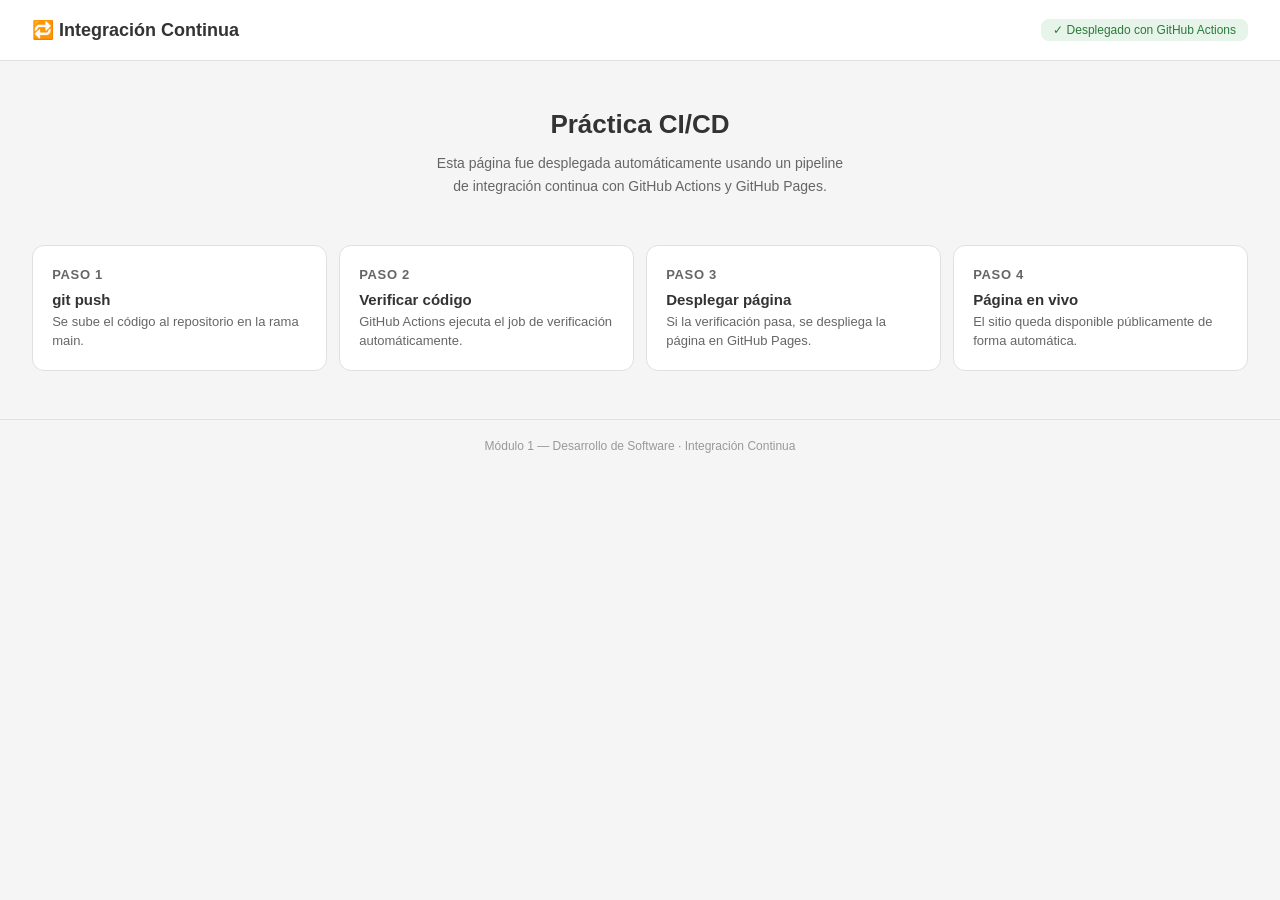
<file: index.html>
<!DOCTYPE html>
<html lang="es">
<head>
  <meta charset="UTF-8">
  <meta name="viewport" content="width=device-width, initial-scale=1.0">
  <title>Integración Continua</title>
  <link rel="stylesheet" href="style.css">
</head>
<body>

  <header>
    <h1>🔁 Integración Continua</h1>
    <span class="badge">✓ Desplegado con GitHub Actions</span>
  </header>

  <div class="hero">
    <h2>Práctica CI/CD</h2>
    <p>Esta página fue desplegada automáticamente usando un pipeline de integración continua con GitHub Actions y GitHub Pages.</p>
  </div>

  <div class="steps">
    <div class="step">
      <p class="num">Paso 1</p>
      <h3>git push</h3>
      <p>Se sube el código al repositorio en la rama main.</p>
    </div>
    <div class="step">
      <p class="num">Paso 2</p>
      <h3>Verificar código</h3>
      <p>GitHub Actions ejecuta el job de verificación automáticamente.</p>
    </div>
    <div class="step">
      <p class="num">Paso 3</p>
      <h3>Desplegar página</h3>
      <p>Si la verificación pasa, se despliega la página en GitHub Pages.</p>
    </div>
    <div class="step">
      <p class="num">Paso 4</p>
      <h3>Página en vivo</h3>
      <p>El sitio queda disponible públicamente de forma automática.</p>
    </div>
  </div>

  <footer>
    <p>Módulo 1 — Desarrollo de Software · Integración Continua</p>
  </footer>

</body>
</html>
</file>
<file: style.css>
* { margin: 0; padding: 0; box-sizing: border-box; }

body {
  font-family: Arial, sans-serif;
  background-color: #f5f5f5;
  color: #333;
}

header {
  background: white;
  border-bottom: 1px solid #e0e0e0;
  padding: 1.2rem 2rem;
  display: flex;
  justify-content: space-between;
  align-items: center;
}

header h1 { font-size: 18px; font-weight: 600; }

.badge {
  font-size: 12px;
  background: #e6f4ea;
  color: #2d7a3a;
  padding: 4px 12px;
  border-radius: 8px;
}

.hero {
  text-align: center;
  padding: 3rem 2rem;
}

.hero h2 { font-size: 26px; font-weight: 600; margin-bottom: 0.75rem; }

.hero p {
  font-size: 14px;
  color: #666;
  max-width: 420px;
  margin: 0 auto;
  line-height: 1.6;
}

.steps {
  display: grid;
  grid-template-columns: repeat(auto-fit, minmax(180px, 1fr));
  gap: 12px;
  padding: 0 2rem 2rem;
}

.step {
  background: white;
  border: 1px solid #e0e0e0;
  border-radius: 12px;
  padding: 1.2rem;
}

.num {
  font-size: 11px;
  font-weight: 600;
  color: #999;
  text-transform: uppercase;
  letter-spacing: 0.05em;
  margin-bottom: 6px;
}

.step h3 { font-size: 15px; font-weight: 600; margin-bottom: 4px; }
.step p { font-size: 13px; color: #666; line-height: 1.5; }

footer {
  text-align: center;
  padding: 1.2rem;
  font-size: 12px;
  color: #999;
  border-top: 1px solid #e0e0e0;
  margin-top: 1rem;
}
</file>
